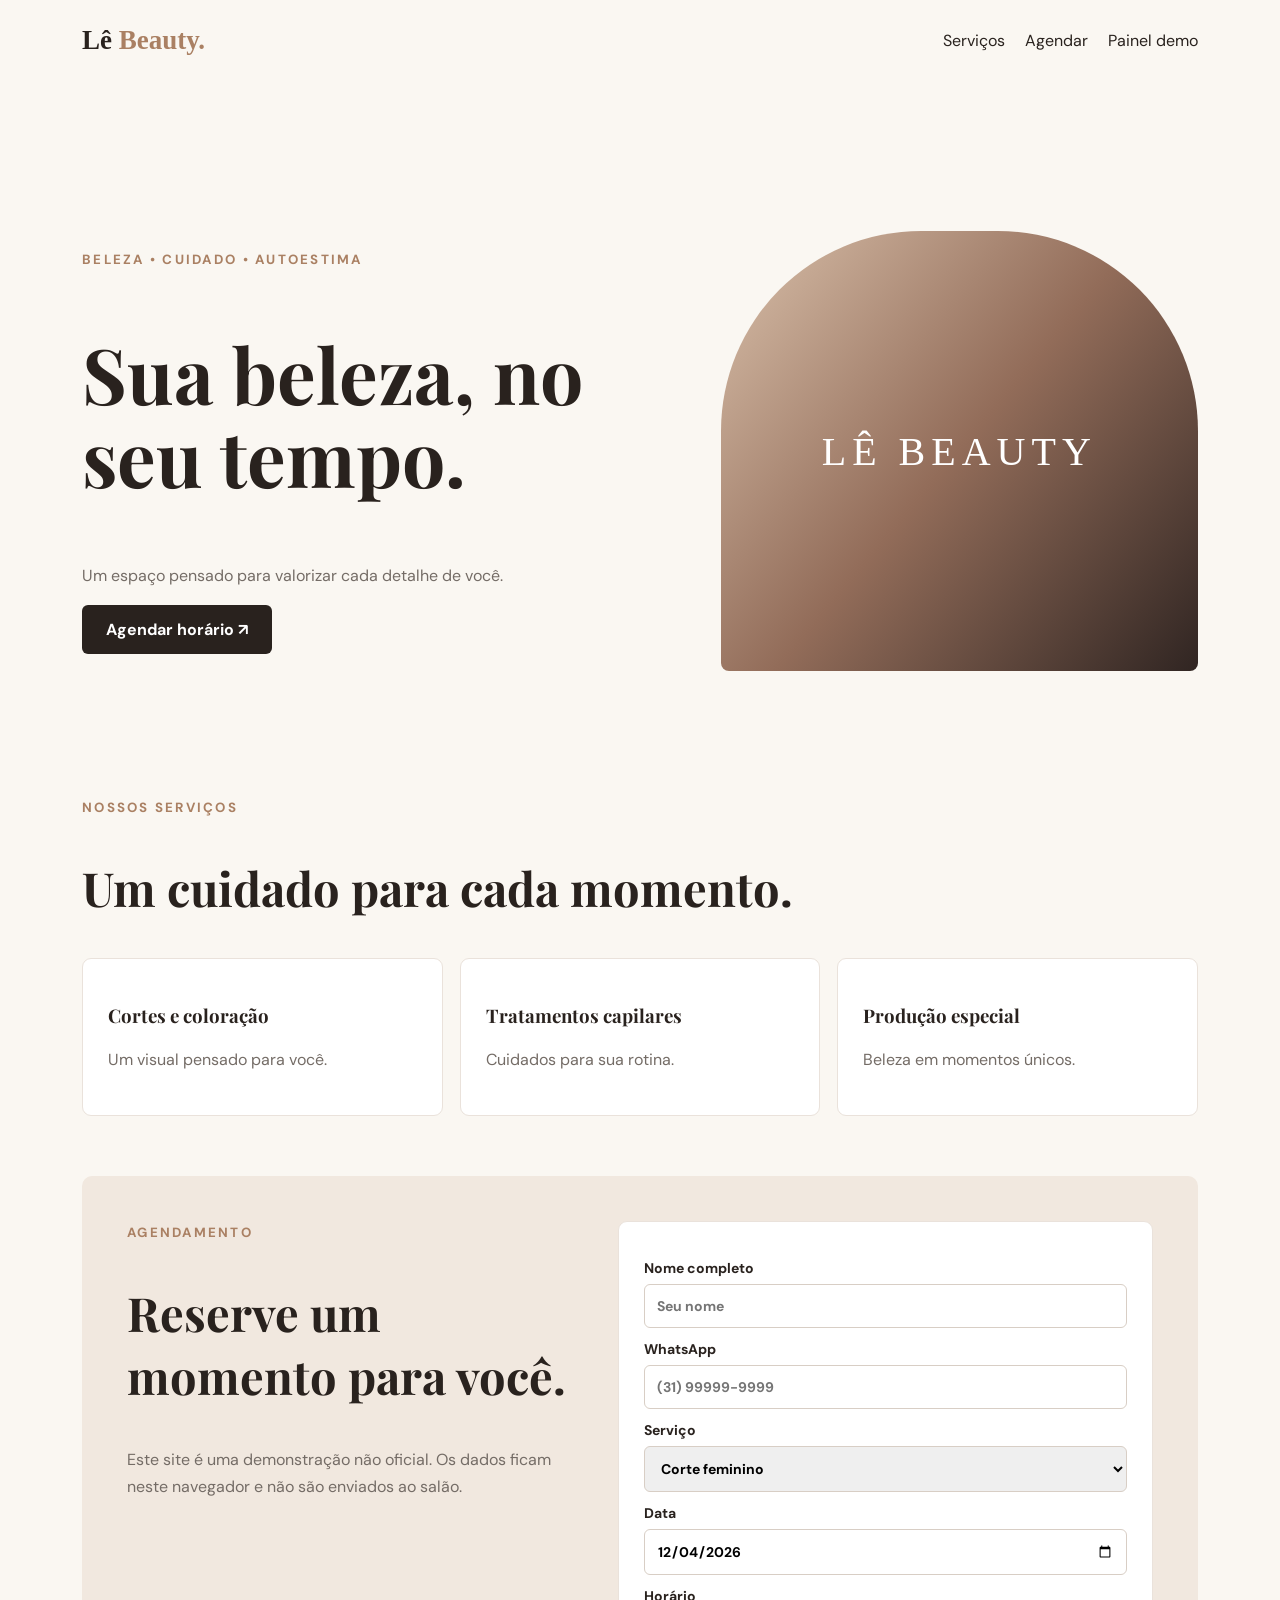
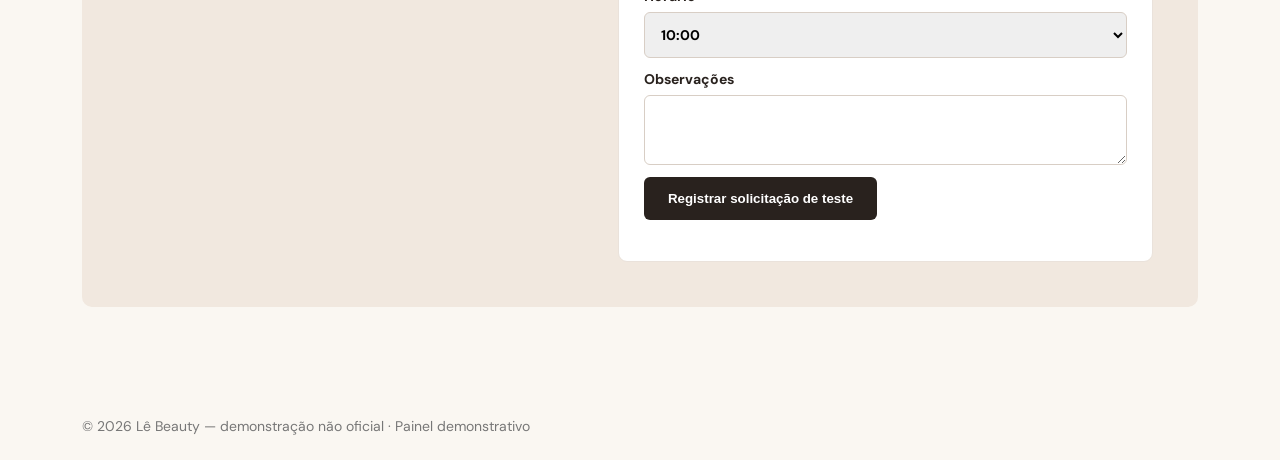
<file: index.html>
<!doctype html><html lang="pt-BR"><meta charset="utf-8"><meta name="viewport" content="width=device-width,initial-scale=1"><title>Lê Beauty | Agendamentos</title><link rel="stylesheet" href="style.css"><header><a href="index.html" class="logo">Lê <em>Beauty.</em></a><nav><a href="#servicos">Serviços</a><a href="#agendar">Agendar</a><a href="admin.html">Painel demo</a></nav></header><main><section class="hero"><div><small>BELEZA • CUIDADO • AUTOESTIMA</small><h1>Sua beleza, no seu tempo.</h1><p>Um espaço pensado para valorizar cada detalhe de você.</p><a class="btn" href="#agendar">Agendar horário ↗</a></div><div class="art">LÊ BEAUTY</div></section><section id="servicos"><small>NOSSOS SERVIÇOS</small><h2>Um cuidado para cada momento.</h2><div class="cards"><article><h3>Cortes e coloração</h3><p>Um visual pensado para você.</p></article><article><h3>Tratamentos capilares</h3><p>Cuidados para sua rotina.</p></article><article><h3>Produção especial</h3><p>Beleza em momentos únicos.</p></article></div></section><section id="agendar" class="booking"><div><small>AGENDAMENTO</small><h2>Reserve um momento para você.</h2><p>Este site é uma demonstração não oficial. Os dados ficam neste navegador e não são enviados ao salão.</p></div><form id="form"><label>Nome completo<input id="nome" required minlength="3" placeholder="Seu nome"></label><label>WhatsApp<input id="telefone" required type="tel" placeholder="(31) 99999-9999"></label><label>Serviço<select id="servico"></select></label><label>Data<input id="data" type="date" required></label><label>Horário<select id="hora"></select></label><label>Observações<textarea id="obs"></textarea></label><button class="btn">Registrar solicitação de teste</button><p id="mensagem" role="status"></p></form></section></main><footer>© 2026 Lê Beauty — demonstração não oficial · <a href="admin.html">Painel demonstrativo</a></footer><script src="app.js"></script>
</file>
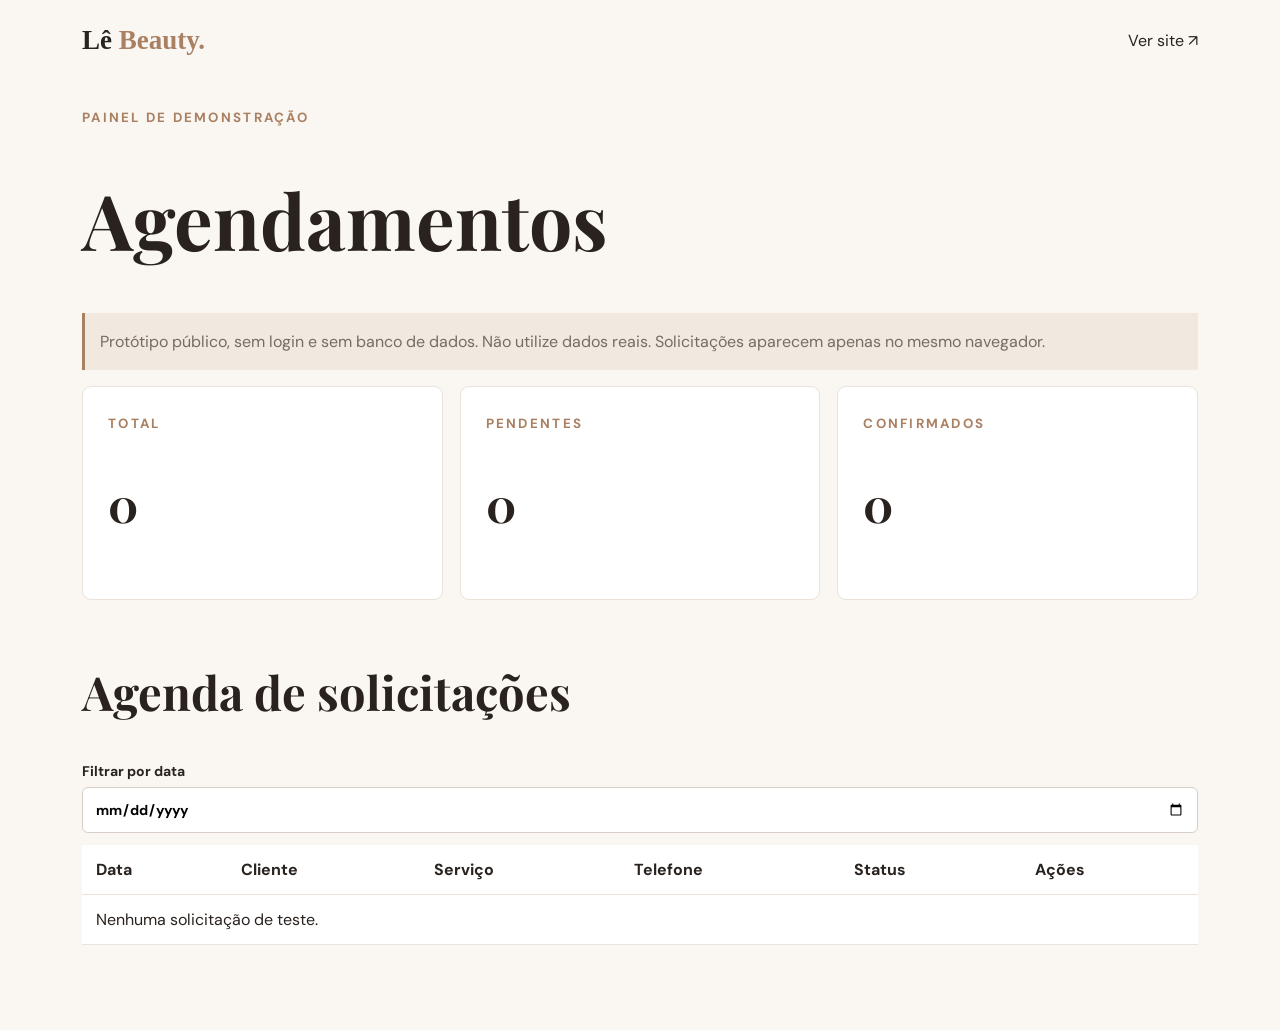
<file: admin.html>
<!doctype html><html lang="pt-BR"><meta charset="utf-8"><meta name="viewport" content="width=device-width,initial-scale=1"><title>Lê Beauty | Painel</title><link rel="stylesheet" href="style.css"><header><a href="index.html" class="logo">Lê <em>Beauty.</em></a><nav><a href="index.html">Ver site ↗</a></nav></header><main><small>PAINEL DE DEMONSTRAÇÃO</small><h1>Agendamentos</h1><p class="alerta">Protótipo público, sem login e sem banco de dados. Não utilize dados reais. Solicitações aparecem apenas no mesmo navegador.</p><div class="cards"><article><small>TOTAL</small><h2 id="total">0</h2></article><article><small>PENDENTES</small><h2 id="pendentes">0</h2></article><article><small>CONFIRMADOS</small><h2 id="confirmados">0</h2></article></div><section><h2>Agenda de solicitações</h2><label>Filtrar por data <input id="filtro" type="date"></label><div class="scroll"><table><thead><tr><th>Data</th><th>Cliente</th><th>Serviço</th><th>Telefone</th><th>Status</th><th>Ações</th></tr></thead><tbody id="linhas"></tbody></table></div></section></main><script src="admin.js"></script>
</file>
<file: style.css>
@import url('https://fonts.googleapis.com/css2?family=DM+Sans:wght@400;500;700&family=Playfair+Display:wght@600&display=swap');:root{--cream:#faf7f2;--ink:#29221e;--gold:#aa8063}*{box-sizing:border-box}html{scroll-behavior:smooth}body{background:var(--cream);color:var(--ink);margin:0;font-family:'DM Sans',sans-serif}header,main,footer{max-width:1160px;margin:auto;padding:25px 22px}header{display:flex;align-items:center;justify-content:space-between;gap:10px}nav{display:flex;gap:20px}a{color:inherit;text-decoration:none}.logo{font-size:27px;font-family:Georgia,serif;font-weight:bold}.logo em{color:var(--gold);font-style:normal}h1,h2,h3{font-family:'Playfair Display',Georgia,serif}h1{font-size:clamp(44px,6vw,82px);line-height:1.08}h2{font-size:clamp(29px,4vw,47px)}p{color:#746c66;line-height:1.7}small{letter-spacing:.17em;color:var(--gold);font-weight:bold}.hero{min-height:570px;display:grid;grid-template-columns:1.1fr .9fr;gap:55px;align-items:center}.art{height:440px;border-radius:200px 200px 8px 8px;background:linear-gradient(130deg,#d9c0aa,#926c59,#302522);color:white;display:grid;place-items:center;font:40px Georgia,serif;letter-spacing:.15em}.btn{display:inline-block;background:var(--ink);color:white;padding:14px 24px;border:0;border-radius:6px;cursor:pointer;font-weight:bold}section{margin:60px 0}.cards{display:grid;grid-template-columns:repeat(3,1fr);gap:17px}.cards article,form{background:#fff;border:1px solid #eae2db;border-radius:9px;padding:25px}.booking{background:#f1e8df;border-radius:10px;padding:45px;display:grid;grid-template-columns:1fr 1.2fr;gap:45px}label{display:block;font-size:14px;font-weight:bold;margin:12px 0}input,select,textarea{display:block;width:100%;padding:12px;margin-top:7px;border:1px solid #d8cec5;border-radius:6px;font:inherit}textarea{min-height:70px}#mensagem{color:#237856;font-weight:bold}.alerta{padding:15px;background:#f1e8df;border-left:3px solid var(--gold)}table{border-collapse:collapse;width:100%;background:#fff}td,th{padding:14px;border-bottom:1px solid #eae2db;text-align:left}td button{cursor:pointer;background:#fff;padding:7px;border:1px solid #ddd;border-radius:4px}.scroll{overflow-x:auto}footer{font-size:14px;color:#777}@media(max-width:760px){.hero,.booking{grid-template-columns:1fr}.art{height:280px}.cards{grid-template-columns:1fr}.booking{padding:22px}header{flex-wrap:wrap}nav{font-size:13px}}
</file>
